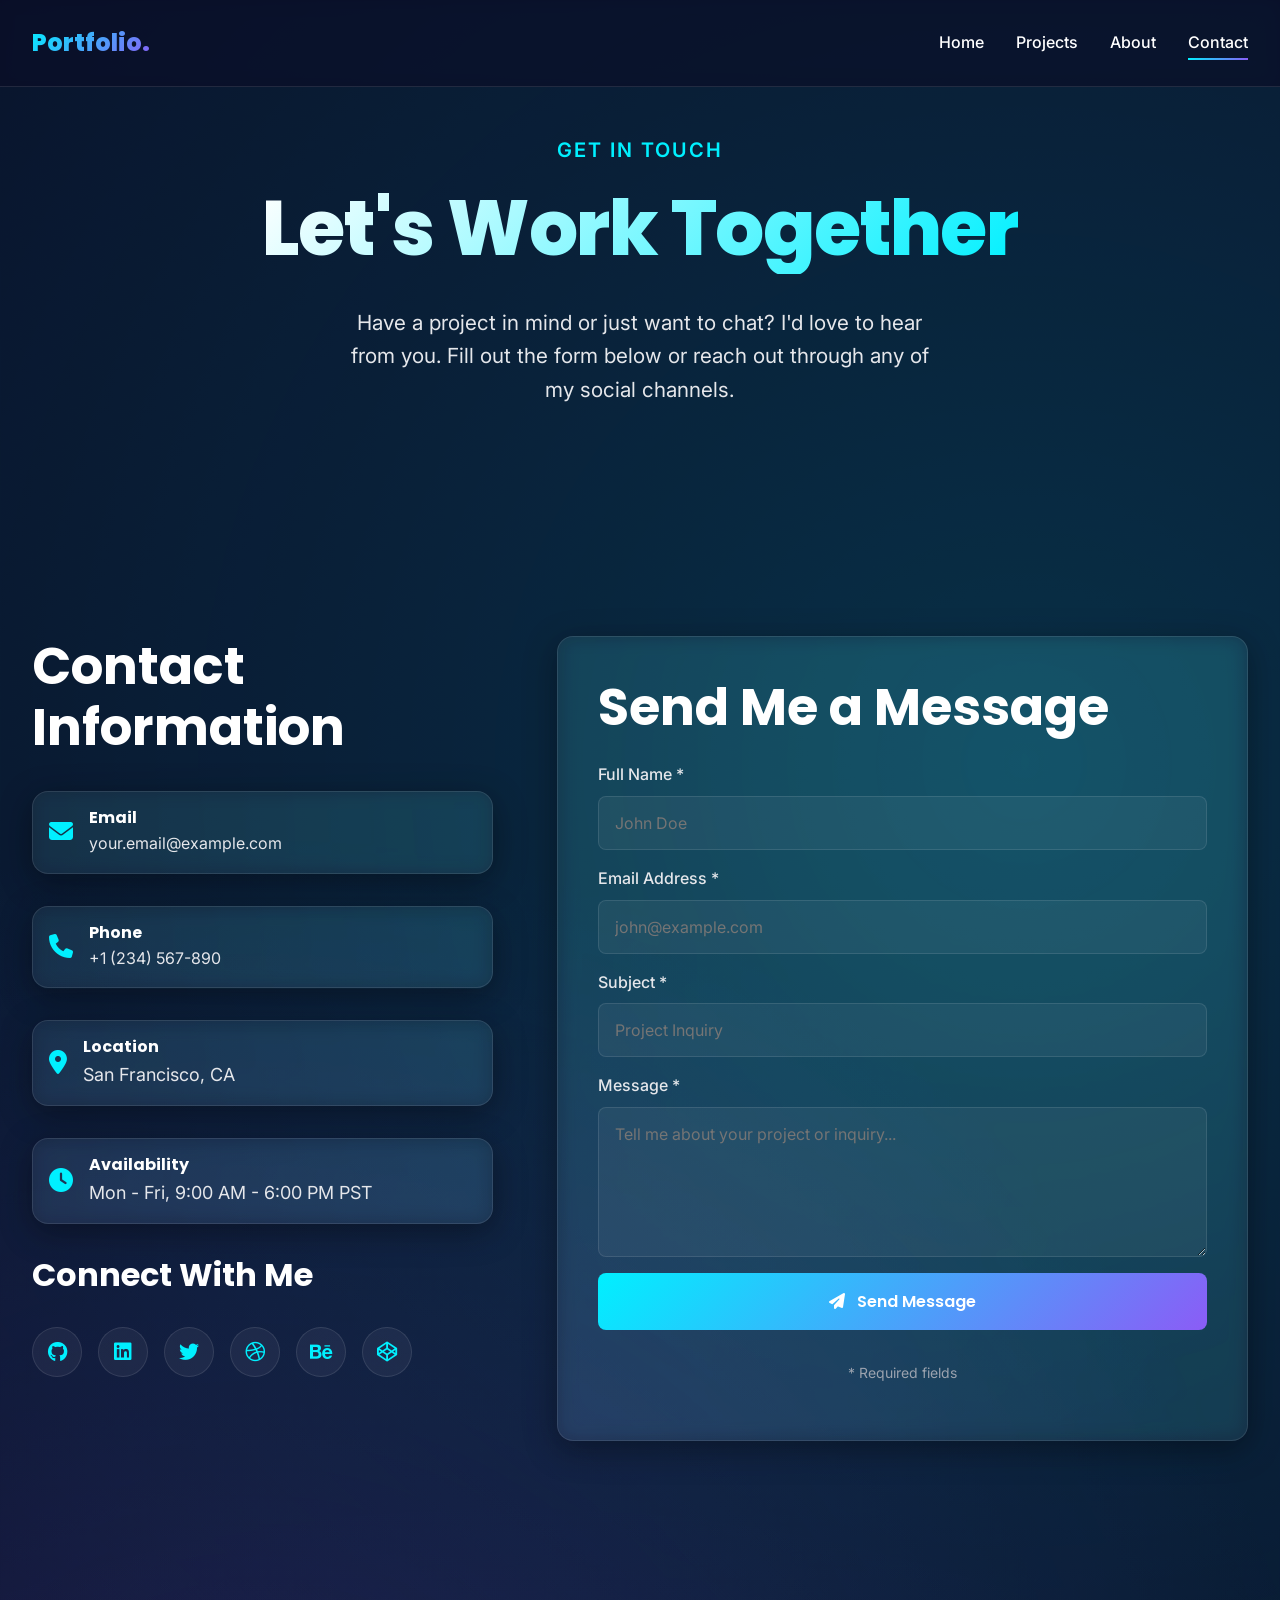
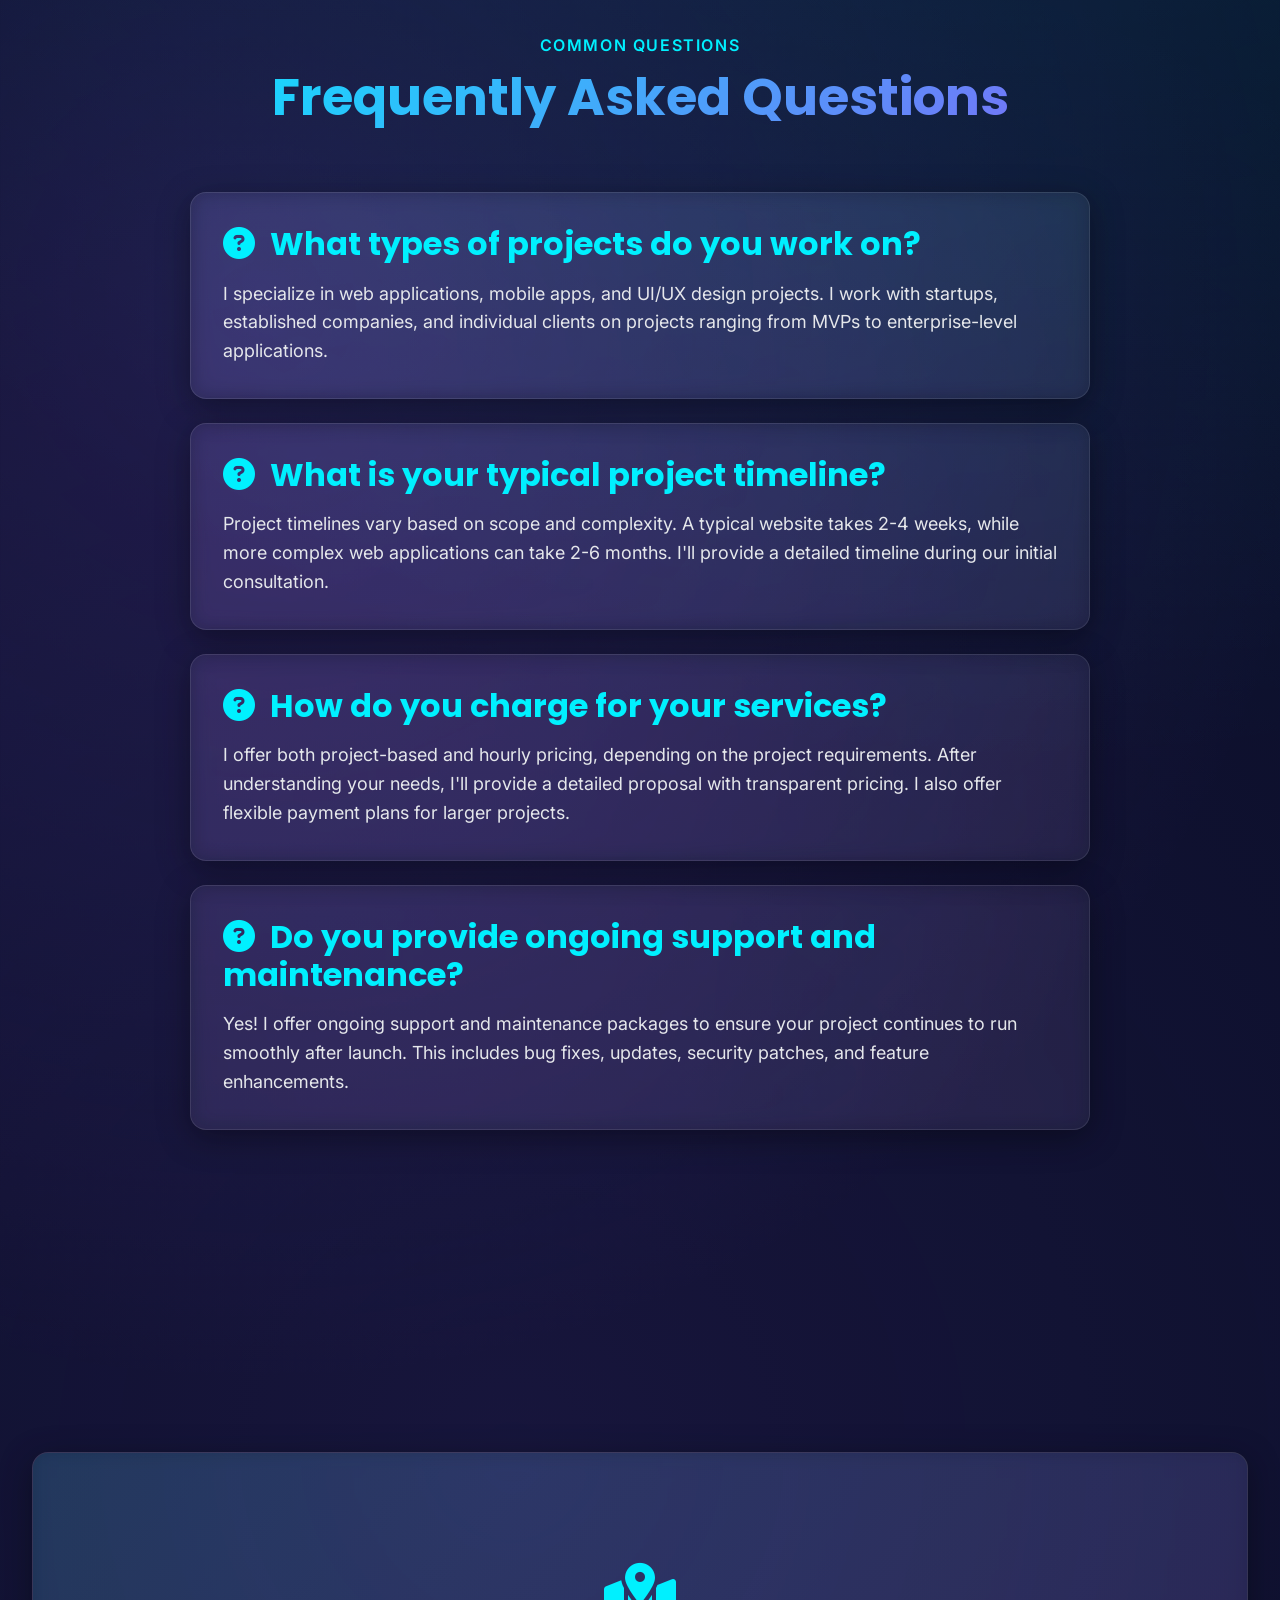
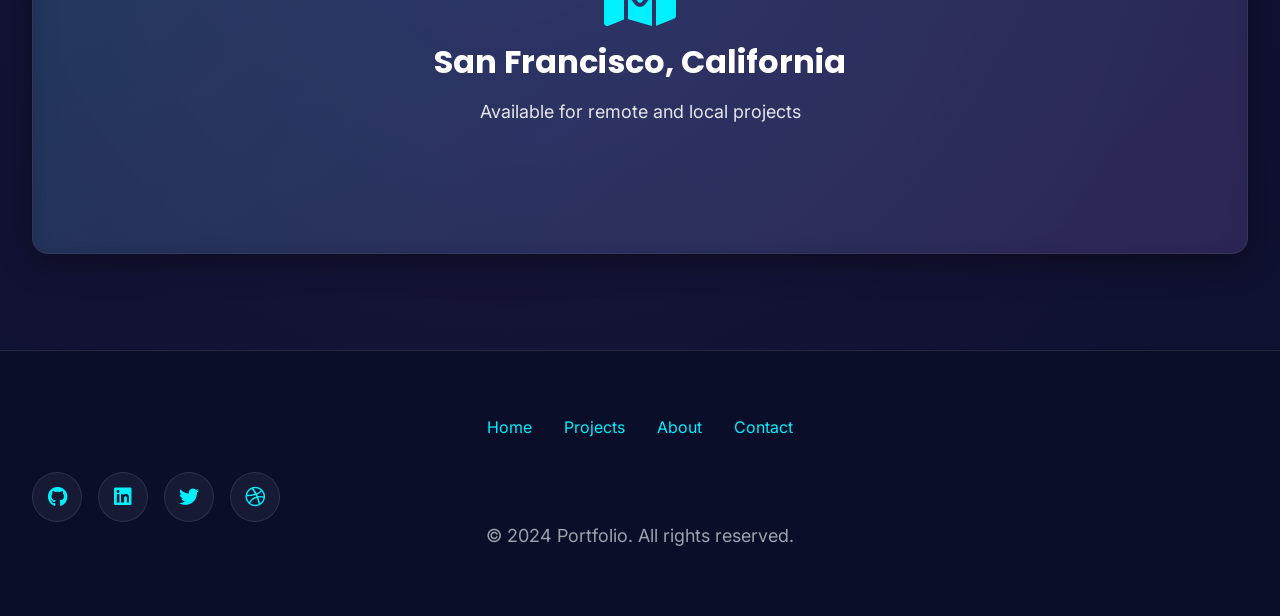
<file: contact.html>
<!DOCTYPE html>
<html lang="en">
<head>
    <meta charset="UTF-8">
    <meta name="viewport" content="width=device-width, initial-scale=1.0">
    <meta name="description" content="Get in touch for project inquiries and collaborations">
    <meta name="keywords" content="contact, portfolio, hire developer, project inquiry">
    <meta name="author" content="Your Name">

    <title>Contact Me | Portfolio</title>

    <!-- Favicon -->
    <link rel="icon" type="image/png" href="images/favicon.png">

    <!-- Stylesheet -->
    <link rel="stylesheet" href="css/style.css">

    <!-- Font Awesome for icons -->
    <link rel="stylesheet" href="https://cdnjs.cloudflare.com/ajax/libs/font-awesome/6.4.0/css/all.min.css">
</head>
<body>
    <!-- ========== NAVIGATION ========== -->
    <nav class="nav">
        <div class="nav-container">
            <a href="index.html" class="nav-logo">Portfolio.</a>

            <ul class="nav-menu">
                <li><a href="index.html" class="nav-link">Home</a></li>
                <li><a href="projects.html" class="nav-link">Projects</a></li>
                <li><a href="about.html" class="nav-link">About</a></li>
                <li><a href="contact.html" class="nav-link active">Contact</a></li>
            </ul>

            <button class="nav-toggle" aria-label="Toggle navigation">
                <span></span>
                <span></span>
                <span></span>
            </button>
        </div>
    </nav>

    <!-- ========== PAGE HEADER ========== -->
    <section class="hero" style="min-height: 60vh;">
        <div class="hero-container" style="grid-template-columns: 1fr;">
            <div class="hero-content" style="text-align: center; max-width: 800px; margin: 0 auto;">
                <p class="hero-subtitle scroll-animate">Get In Touch</p>
                <h1 class="hero-title scroll-animate">Let's Work Together</h1>
                <p class="hero-description scroll-animate" style="margin: 0 auto;">
                    Have a project in mind or just want to chat? I'd love to hear from you.
                    Fill out the form below or reach out through any of my social channels.
                </p>
            </div>
        </div>
    </section>

    <!-- ========== CONTACT SECTION ========== -->
    <section class="section">
        <div class="container">
            <div class="contact-grid">
                <!-- Contact Information -->
                <div>
                    <div class="scroll-animate">
                        <h2 style="margin-bottom: 2rem;">Contact Information</h2>

                        <div class="contact-info">
                            <div class="contact-item glass-card">
                                <div class="contact-icon">
                                    <i class="fas fa-envelope"></i>
                                </div>
                                <div>
                                    <h4 style="margin-bottom: 0.25rem;">Email</h4>
                                    <a href="mailto:your.email@example.com" style="color: var(--color-gray-light);">
                                        your.email@example.com
                                    </a>
                                </div>
                            </div>

                            <div class="contact-item glass-card">
                                <div class="contact-icon">
                                    <i class="fas fa-phone"></i>
                                </div>
                                <div>
                                    <h4 style="margin-bottom: 0.25rem;">Phone</h4>
                                    <a href="tel:+1234567890" style="color: var(--color-gray-light);">
                                        +1 (234) 567-890
                                    </a>
                                </div>
                            </div>

                            <div class="contact-item glass-card">
                                <div class="contact-icon">
                                    <i class="fas fa-map-marker-alt"></i>
                                </div>
                                <div>
                                    <h4 style="margin-bottom: 0.25rem;">Location</h4>
                                    <p style="color: var(--color-gray-light); margin: 0;">
                                        San Francisco, CA
                                    </p>
                                </div>
                            </div>

                            <div class="contact-item glass-card">
                                <div class="contact-icon">
                                    <i class="fas fa-clock"></i>
                                </div>
                                <div>
                                    <h4 style="margin-bottom: 0.25rem;">Availability</h4>
                                    <p style="color: var(--color-gray-light); margin: 0;">
                                        Mon - Fri, 9:00 AM - 6:00 PM PST
                                    </p>
                                </div>
                            </div>
                        </div>

                        <!-- Social Links -->
                        <div style="margin-top: 2rem;">
                            <h3 style="margin-bottom: 1rem;">Connect With Me</h3>
                            <div class="social-links">
                                <a href="https://github.com" target="_blank" rel="noopener noreferrer" class="social-link" aria-label="GitHub">
                                    <i class="fab fa-github"></i>
                                </a>
                                <a href="https://linkedin.com" target="_blank" rel="noopener noreferrer" class="social-link" aria-label="LinkedIn">
                                    <i class="fab fa-linkedin"></i>
                                </a>
                                <a href="https://twitter.com" target="_blank" rel="noopener noreferrer" class="social-link" aria-label="Twitter">
                                    <i class="fab fa-twitter"></i>
                                </a>
                                <a href="https://dribbble.com" target="_blank" rel="noopener noreferrer" class="social-link" aria-label="Dribbble">
                                    <i class="fab fa-dribbble"></i>
                                </a>
                                <a href="https://behance.net" target="_blank" rel="noopener noreferrer" class="social-link" aria-label="Behance">
                                    <i class="fab fa-behance"></i>
                                </a>
                                <a href="https://codepen.io" target="_blank" rel="noopener noreferrer" class="social-link" aria-label="CodePen">
                                    <i class="fab fa-codepen"></i>
                                </a>
                            </div>
                        </div>
                    </div>
                </div>

                <!-- Contact Form -->
                <div class="scroll-animate">
                    <div class="glass-card" style="padding: 2.5rem;">
                        <h2 style="margin-bottom: 1.5rem;">Send Me a Message</h2>

                        <!-- Success Message -->
                        <div class="form-success">
                            Your message has been sent successfully! I'll get back to you soon.
                        </div>

                        <!-- Error Message -->
                        <div class="form-error-message">
                            Oops! Something went wrong. Please try again.
                        </div>

                        <form class="contact-form">
                            <!-- Name Field -->
                            <div class="form-group">
                                <label for="name">Full Name *</label>
                                <input
                                    type="text"
                                    id="name"
                                    name="name"
                                    placeholder="John Doe"
                                    required
                                    autocomplete="name">
                                <span class="form-error">Please enter your name</span>
                            </div>

                            <!-- Email Field -->
                            <div class="form-group">
                                <label for="email">Email Address *</label>
                                <input
                                    type="email"
                                    id="email"
                                    name="email"
                                    placeholder="john@example.com"
                                    required
                                    autocomplete="email">
                                <span class="form-error">Please enter a valid email address</span>
                            </div>

                            <!-- Subject Field -->
                            <div class="form-group">
                                <label for="subject">Subject *</label>
                                <input
                                    type="text"
                                    id="subject"
                                    name="subject"
                                    placeholder="Project Inquiry"
                                    required>
                                <span class="form-error">Please enter a subject</span>
                            </div>

                            <!-- Message Field -->
                            <div class="form-group">
                                <label for="message">Message *</label>
                                <textarea
                                    id="message"
                                    name="message"
                                    placeholder="Tell me about your project or inquiry..."
                                    required></textarea>
                                <span class="form-error">Please enter a message (minimum 10 characters)</span>
                            </div>

                            <!-- Submit Button -->
                            <button type="submit" class="btn btn-primary" style="width: 100%;">
                                <i class="fas fa-paper-plane" style="margin-right: 0.5rem;"></i>
                                Send Message
                            </button>

                            <p style="font-size: 0.875rem; color: var(--color-gray-medium); margin-top: 1rem; text-align: center;">
                                * Required fields
                            </p>
                        </form>
                    </div>
                </div>
            </div>
        </div>
    </section>

    <!-- ========== FAQ SECTION ========== -->
    <section class="section">
        <div class="container">
            <div class="section-header scroll-animate" style="text-align: center; margin-left: 0;">
                <p class="section-subtitle">Common Questions</p>
                <h2 class="section-title">Frequently Asked Questions</h2>
            </div>

            <div style="max-width: 900px; margin: 0 auto;">
                <div class="glass-card scroll-animate" style="margin-bottom: 1.5rem; padding: 2rem;">
                    <h3 style="color: var(--color-cyan); margin-bottom: 1rem;">
                        <i class="fas fa-question-circle" style="margin-right: 0.5rem;"></i>
                        What types of projects do you work on?
                    </h3>
                    <p style="color: var(--color-gray-light); margin: 0;">
                        I specialize in web applications, mobile apps, and UI/UX design projects. I work with
                        startups, established companies, and individual clients on projects ranging from MVPs
                        to enterprise-level applications.
                    </p>
                </div>

                <div class="glass-card scroll-animate" style="margin-bottom: 1.5rem; padding: 2rem;">
                    <h3 style="color: var(--color-cyan); margin-bottom: 1rem;">
                        <i class="fas fa-question-circle" style="margin-right: 0.5rem;"></i>
                        What is your typical project timeline?
                    </h3>
                    <p style="color: var(--color-gray-light); margin: 0;">
                        Project timelines vary based on scope and complexity. A typical website takes 2-4 weeks,
                        while more complex web applications can take 2-6 months. I'll provide a detailed timeline
                        during our initial consultation.
                    </p>
                </div>

                <div class="glass-card scroll-animate" style="margin-bottom: 1.5rem; padding: 2rem;">
                    <h3 style="color: var(--color-cyan); margin-bottom: 1rem;">
                        <i class="fas fa-question-circle" style="margin-right: 0.5rem;"></i>
                        How do you charge for your services?
                    </h3>
                    <p style="color: var(--color-gray-light); margin: 0;">
                        I offer both project-based and hourly pricing, depending on the project requirements.
                        After understanding your needs, I'll provide a detailed proposal with transparent pricing.
                        I also offer flexible payment plans for larger projects.
                    </p>
                </div>

                <div class="glass-card scroll-animate" style="margin-bottom: 1.5rem; padding: 2rem;">
                    <h3 style="color: var(--color-cyan); margin-bottom: 1rem;">
                        <i class="fas fa-question-circle" style="margin-right: 0.5rem;"></i>
                        Do you provide ongoing support and maintenance?
                    </h3>
                    <p style="color: var(--color-gray-light); margin: 0;">
                        Yes! I offer ongoing support and maintenance packages to ensure your project continues
                        to run smoothly after launch. This includes bug fixes, updates, security patches, and
                        feature enhancements.
                    </p>
                </div>

                <div class="glass-card scroll-animate" style="margin-bottom: 1.5rem; padding: 2rem;">
                    <h3 style="color: var(--color-cyan); margin-bottom: 1rem;">
                        <i class="fas fa-question-circle" style="margin-right: 0.5rem;"></i>
                        What is your availability for new projects?
                    </h3>
                    <p style="color: var(--color-gray-light); margin: 0;">
                        I'm currently accepting new projects. My availability varies based on current commitments,
                        but I typically can start new projects within 1-2 weeks. Contact me to discuss your
                        project timeline.
                    </p>
                </div>
            </div>
        </div>
    </section>

    <!-- ========== MAP SECTION (Optional) ========== -->
    <section class="section" style="padding-top: 0;">
        <div class="container">
            <div class="glass-card scroll-animate" style="padding: 0; overflow: hidden;">
                <div style="width: 100%; height: 400px; background: linear-gradient(135deg, rgba(0, 240, 255, 0.1), rgba(139, 92, 246, 0.1)); display: flex; align-items: center; justify-content: center;">
                    <div style="text-align: center;">
                        <i class="fas fa-map-marked-alt" style="font-size: 4rem; color: var(--color-cyan); margin-bottom: 1rem;"></i>
                        <h3>San Francisco, California</h3>
                        <p style="color: var(--color-gray-light);">Available for remote and local projects</p>
                    </div>
                </div>
                <!-- You can replace this with an actual map integration like Google Maps or Mapbox -->
                <!-- <iframe src="YOUR_MAP_EMBED_URL" width="100%" height="400" style="border:0;" allowfullscreen="" loading="lazy"></iframe> -->
            </div>
        </div>
    </section>

    <!-- ========== FOOTER ========== -->
    <footer class="footer">
        <div class="footer-content">
            <div class="footer-links">
                <a href="index.html">Home</a>
                <a href="projects.html">Projects</a>
                <a href="about.html">About</a>
                <a href="contact.html">Contact</a>
            </div>

            <div class="social-links">
                <a href="#" class="social-link" aria-label="GitHub">
                    <i class="fab fa-github"></i>
                </a>
                <a href="#" class="social-link" aria-label="LinkedIn">
                    <i class="fab fa-linkedin"></i>
                </a>
                <a href="#" class="social-link" aria-label="Twitter">
                    <i class="fab fa-twitter"></i>
                </a>
                <a href="#" class="social-link" aria-label="Dribbble">
                    <i class="fab fa-dribbble"></i>
                </a>
            </div>

            <p>&copy; 2024 Portfolio. All rights reserved.</p>
        </div>
    </footer>

    <!-- JavaScript -->
    <script src="js/script.js"></script>
</body>
</html>
</file>
<file: css/style.css>
/*
====================================
PROFESSIONAL PORTFOLIO WEBSITE
Dark Theme with Glassmorphism
====================================
*/

/* ========== GOOGLE FONTS ========== */
@import url('https://fonts.googleapis.com/css2?family=Poppins:wght@300;400;600;700;800&family=Inter:wght@300;400;500;600&display=swap');

/* ========== CSS VARIABLES ========== */
:root {
    /* Colors */
    --color-dark-blue: #0F1C3F;
    --color-midnight: #0a0e27;
    --color-cyan: #00F0FF;
    --color-purple: #8B5CF6;
    --color-white: #FFFFFF;
    --color-gray-light: #E5E7EB;
    --color-gray-medium: #9CA3AF;
    --color-gray-dark: #374151;

    /* Gradients */
    --gradient-primary: linear-gradient(135deg, var(--color-cyan), var(--color-purple));
    --gradient-overlay: linear-gradient(135deg, rgba(0, 240, 255, 0.1), rgba(139, 92, 246, 0.1));

    /* Typography */
    --font-heading: 'Poppins', sans-serif;
    --font-body: 'Inter', sans-serif;

    /* Spacing */
    --spacing-xs: 0.5rem;
    --spacing-sm: 1rem;
    --spacing-md: 2rem;
    --spacing-lg: 4rem;
    --spacing-xl: 6rem;

    /* Transitions */
    --transition-fast: 0.2s ease;
    --transition-normal: 0.3s ease;
    --transition-slow: 0.5s ease;

    /* Borders */
    --border-radius: 16px;
    --border-radius-sm: 8px;

    /* Shadows */
    --shadow-glow-cyan: 0 0 30px rgba(0, 240, 255, 0.3);
    --shadow-glow-purple: 0 0 30px rgba(139, 92, 246, 0.3);
    --shadow-card: 0 8px 32px 0 rgba(0, 0, 0, 0.37);
}

/* ========== RESET & BASE STYLES ========== */
* {
    margin: 0;
    padding: 0;
    box-sizing: border-box;
}

html {
    scroll-behavior: smooth;
}

body {
    font-family: var(--font-body);
    background: var(--color-midnight);
    color: var(--color-white);
    line-height: 1.6;
    overflow-x: hidden;
}

/* Animated background */
body::before {
    content: '';
    position: fixed;
    top: 0;
    left: 0;
    width: 100%;
    height: 100%;
    background: radial-gradient(circle at 20% 50%, rgba(139, 92, 246, 0.15) 0%, transparent 50%),
                radial-gradient(circle at 80% 20%, rgba(0, 240, 255, 0.15) 0%, transparent 50%),
                radial-gradient(circle at 40% 80%, rgba(139, 92, 246, 0.1) 0%, transparent 50%);
    pointer-events: none;
    z-index: -1;
}

/* ========== TYPOGRAPHY ========== */
h1, h2, h3, h4, h5, h6 {
    font-family: var(--font-heading);
    font-weight: 700;
    line-height: 1.2;
    margin-bottom: var(--spacing-sm);
}

h1 {
    font-size: clamp(2.5rem, 6vw, 5rem);
    font-weight: 800;
    letter-spacing: -0.02em;
}

h2 {
    font-size: clamp(2rem, 4vw, 3.5rem);
    font-weight: 700;
}

h3 {
    font-size: clamp(1.5rem, 3vw, 2rem);
}

p {
    margin-bottom: var(--spacing-sm);
    font-size: clamp(1rem, 2vw, 1.125rem);
    color: var(--color-gray-light);
}

a {
    color: var(--color-cyan);
    text-decoration: none;
    transition: var(--transition-fast);
}

a:hover {
    color: var(--color-purple);
}

/* ========== NAVIGATION ========== */
.nav {
    position: fixed;
    top: 0;
    left: 0;
    width: 100%;
    padding: 1.5rem 0;
    background: rgba(10, 14, 39, 0.8);
    backdrop-filter: blur(10px);
    border-bottom: 1px solid rgba(255, 255, 255, 0.1);
    z-index: 1000;
    transition: var(--transition-normal);
}

.nav.scrolled {
    padding: 1rem 0;
    background: rgba(10, 14, 39, 0.95);
}

.nav-container {
    max-width: 1400px;
    margin: 0 auto;
    padding: 0 var(--spacing-md);
    display: flex;
    justify-content: space-between;
    align-items: center;
}

.nav-logo {
    font-size: 1.5rem;
    font-weight: 800;
    font-family: var(--font-heading);
    background: var(--gradient-primary);
    -webkit-background-clip: text;
    -webkit-text-fill-color: transparent;
    background-clip: text;
}

.nav-menu {
    display: flex;
    list-style: none;
    gap: var(--spacing-md);
}

.nav-link {
    color: var(--color-white);
    font-weight: 500;
    position: relative;
    padding: 0.5rem 0;
}

.nav-link::after {
    content: '';
    position: absolute;
    bottom: 0;
    left: 0;
    width: 0;
    height: 2px;
    background: var(--gradient-primary);
    transition: var(--transition-normal);
}

.nav-link:hover::after,
.nav-link.active::after {
    width: 100%;
}

/* Mobile Menu Toggle */
.nav-toggle {
    display: none;
    flex-direction: column;
    gap: 6px;
    background: none;
    border: none;
    cursor: pointer;
    z-index: 1001;
}

.nav-toggle span {
    width: 28px;
    height: 3px;
    background: var(--color-white);
    transition: var(--transition-normal);
}

.nav-toggle.active span:nth-child(1) {
    transform: rotate(45deg) translate(8px, 8px);
}

.nav-toggle.active span:nth-child(2) {
    opacity: 0;
}

.nav-toggle.active span:nth-child(3) {
    transform: rotate(-45deg) translate(8px, -8px);
}

/* ========== BUTTONS ========== */
.btn {
    position: relative;
    display: inline-block;
    padding: 1rem 2.5rem;
    font-family: var(--font-heading);
    font-weight: 600;
    font-size: 1rem;
    border: none;
    border-radius: var(--border-radius-sm);
    cursor: pointer;
    overflow: hidden;
    transition: var(--transition-normal);
    z-index: 1;
}

.btn-primary {
    background: var(--gradient-primary);
    color: var(--color-white);
}

.btn-outline {
    background: transparent;
    color: var(--color-cyan);
    border: 2px solid var(--color-cyan);
}

.btn::before {
    content: '';
    position: absolute;
    top: 50%;
    left: 50%;
    width: 0;
    height: 0;
    border-radius: 50%;
    background: rgba(255, 255, 255, 0.2);
    transform: translate(-50%, -50%);
    transition: width 0.6s, height 0.6s;
    z-index: -1;
}

.btn:hover::before {
    width: 300px;
    height: 300px;
}

.btn:hover {
    transform: translateY(-2px);
    box-shadow: var(--shadow-glow-cyan);
}

.btn-outline:hover {
    background: rgba(0, 240, 255, 0.1);
    box-shadow: var(--shadow-glow-cyan);
}

/* ========== GLASSMORPHISM CARD ========== */
.glass-card {
    background: rgba(255, 255, 255, 0.05);
    backdrop-filter: blur(10px);
    border: 1px solid rgba(255, 255, 255, 0.1);
    border-radius: var(--border-radius);
    padding: var(--spacing-md);
    box-shadow: var(--shadow-card);
    transition: var(--transition-normal);
}

.glass-card:hover {
    background: rgba(255, 255, 255, 0.08);
    transform: translateY(-5px);
    border-color: rgba(0, 240, 255, 0.3);
}

/* ========== HERO SECTION ========== */
.hero {
    min-height: 100vh;
    display: flex;
    align-items: center;
    padding: var(--spacing-xl) var(--spacing-md);
    position: relative;
    overflow: hidden;
}

.hero-container {
    max-width: 1400px;
    margin: 0 auto;
    width: 100%;
    display: grid;
    grid-template-columns: 1.2fr 0.8fr;
    gap: var(--spacing-lg);
    align-items: center;
}

.hero-content {
    z-index: 2;
}

.hero-subtitle {
    font-size: clamp(1rem, 2vw, 1.25rem);
    color: var(--color-cyan);
    font-weight: 600;
    margin-bottom: var(--spacing-sm);
    text-transform: uppercase;
    letter-spacing: 0.1em;
}

.hero-title {
    margin-bottom: var(--spacing-md);
    background: linear-gradient(135deg, var(--color-white) 0%, var(--color-cyan) 100%);
    -webkit-background-clip: text;
    -webkit-text-fill-color: transparent;
    background-clip: text;
}

.hero-description {
    font-size: clamp(1.1rem, 2vw, 1.3rem);
    color: var(--color-gray-light);
    margin-bottom: var(--spacing-md);
    max-width: 600px;
}

.hero-buttons {
    display: flex;
    gap: var(--spacing-sm);
    flex-wrap: wrap;
}

/* Animated elements in hero */
.hero-visual {
    position: relative;
    width: 100%;
    height: 500px;
}

.floating-element {
    position: absolute;
    border-radius: var(--border-radius);
    animation: float 6s ease-in-out infinite;
}

.floating-element:nth-child(1) {
    top: 10%;
    right: 10%;
    width: 200px;
    height: 200px;
    background: var(--gradient-overlay);
    border: 1px solid rgba(0, 240, 255, 0.3);
    animation-delay: 0s;
}

.floating-element:nth-child(2) {
    bottom: 15%;
    right: 30%;
    width: 150px;
    height: 150px;
    background: linear-gradient(135deg, rgba(139, 92, 246, 0.1), transparent);
    border: 1px solid rgba(139, 92, 246, 0.3);
    animation-delay: 2s;
}

.floating-element:nth-child(3) {
    top: 40%;
    right: 5%;
    width: 100px;
    height: 100px;
    background: linear-gradient(135deg, rgba(0, 240, 255, 0.1), transparent);
    border: 1px solid rgba(0, 240, 255, 0.3);
    animation-delay: 4s;
}

@keyframes float {
    0%, 100% {
        transform: translateY(0) rotate(0deg);
    }
    50% {
        transform: translateY(-20px) rotate(5deg);
    }
}

/* Scroll indicator */
.scroll-indicator {
    position: absolute;
    bottom: 2rem;
    left: 50%;
    transform: translateX(-50%);
    display: flex;
    flex-direction: column;
    align-items: center;
    gap: 0.5rem;
    cursor: pointer;
    animation: bounce 2s infinite;
}

.scroll-indicator span {
    color: var(--color-gray-medium);
    font-size: 0.875rem;
    text-transform: uppercase;
    letter-spacing: 0.1em;
}

.scroll-indicator::after {
    content: '';
    width: 2px;
    height: 30px;
    background: linear-gradient(to bottom, var(--color-cyan), transparent);
}

@keyframes bounce {
    0%, 100% {
        transform: translateX(-50%) translateY(0);
    }
    50% {
        transform: translateX(-50%) translateY(10px);
    }
}

/* ========== SECTIONS ========== */
.section {
    padding: var(--spacing-xl) var(--spacing-md);
    position: relative;
}

.container {
    max-width: 1400px;
    margin: 0 auto;
}

.section-header {
    text-align: left;
    margin-bottom: var(--spacing-lg);
    margin-left: 3rem;
}

.section-subtitle {
    color: var(--color-cyan);
    font-size: 1rem;
    font-weight: 600;
    text-transform: uppercase;
    letter-spacing: 0.1em;
    margin-bottom: 0.5rem;
}

.section-title {
    background: var(--gradient-primary);
    -webkit-background-clip: text;
    -webkit-text-fill-color: transparent;
    background-clip: text;
}

/* ========== PROJECTS GRID ========== */
.projects-filter {
    display: flex;
    gap: var(--spacing-sm);
    margin-bottom: var(--spacing-lg);
    flex-wrap: wrap;
    justify-content: center;
}

.filter-btn {
    padding: 0.75rem 1.5rem;
    background: rgba(255, 255, 255, 0.05);
    border: 1px solid rgba(255, 255, 255, 0.1);
    border-radius: var(--border-radius-sm);
    color: var(--color-white);
    font-family: var(--font-body);
    font-weight: 500;
    cursor: pointer;
    transition: var(--transition-normal);
}

.filter-btn:hover,
.filter-btn.active {
    background: var(--gradient-primary);
    border-color: transparent;
    box-shadow: var(--shadow-glow-cyan);
}

.projects-grid {
    display: grid;
    grid-template-columns: repeat(auto-fit, minmax(350px, 1fr));
    gap: var(--spacing-md);
    margin-bottom: var(--spacing-lg);
}

/* Asymmetrical grid layout */
.projects-grid.asymmetric {
    grid-template-columns: repeat(12, 1fr);
    grid-auto-rows: 350px;
}

.project-card {
    position: relative;
    border-radius: var(--border-radius);
    overflow: hidden;
    cursor: pointer;
    transition: var(--transition-normal);
}

.projects-grid.asymmetric .project-card:nth-child(3n+1) {
    grid-column: span 7;
}

.projects-grid.asymmetric .project-card:nth-child(3n+2) {
    grid-column: span 5;
}

.projects-grid.asymmetric .project-card:nth-child(3n+3) {
    grid-column: span 12;
    grid-row: span 1;
}

.project-card-image {
    width: 100%;
    height: 100%;
    object-fit: cover;
    transition: var(--transition-slow);
}

.project-card:hover .project-card-image {
    transform: scale(1.1);
}

.project-card-overlay {
    position: absolute;
    top: 0;
    left: 0;
    width: 100%;
    height: 100%;
    background: linear-gradient(to top, rgba(10, 14, 39, 0.95) 0%, transparent 100%);
    display: flex;
    flex-direction: column;
    justify-content: flex-end;
    padding: var(--spacing-md);
    opacity: 0;
    transition: var(--transition-normal);
}

.project-card:hover .project-card-overlay {
    opacity: 1;
}

.project-card:hover {
    transform: translateY(-8px);
    box-shadow: 0 20px 40px rgba(0, 240, 255, 0.2);
}

.project-category {
    display: inline-block;
    padding: 0.25rem 0.75rem;
    background: var(--gradient-primary);
    border-radius: 20px;
    font-size: 0.75rem;
    font-weight: 600;
    text-transform: uppercase;
    letter-spacing: 0.05em;
    margin-bottom: 0.5rem;
}

.project-title {
    font-size: 1.5rem;
    font-weight: 700;
    margin-bottom: 0.5rem;
    color: var(--color-white);
}

.project-description {
    color: var(--color-gray-light);
    font-size: 0.9rem;
    line-height: 1.5;
}

/* ========== PROJECT DETAIL PAGE ========== */
.project-hero {
    padding-top: 120px;
    padding-bottom: var(--spacing-lg);
}

.project-hero-image {
    width: 100%;
    max-height: 600px;
    object-fit: cover;
    border-radius: var(--border-radius);
    margin-bottom: var(--spacing-md);
}

.project-meta {
    display: grid;
    grid-template-columns: repeat(auto-fit, minmax(200px, 1fr));
    gap: var(--spacing-md);
    margin: var(--spacing-lg) 0;
}

.meta-item h4 {
    color: var(--color-cyan);
    font-size: 0.875rem;
    text-transform: uppercase;
    letter-spacing: 0.1em;
    margin-bottom: 0.5rem;
}

.meta-item p {
    color: var(--color-white);
    font-size: 1rem;
}

.project-content {
    max-width: 900px;
    margin: 0 auto;
}

.project-section {
    margin-bottom: var(--spacing-lg);
}

.project-section h3 {
    color: var(--color-cyan);
    margin-bottom: var(--spacing-sm);
}

.project-screenshots {
    display: grid;
    grid-template-columns: repeat(auto-fit, minmax(300px, 1fr));
    gap: var(--spacing-md);
    margin: var(--spacing-md) 0;
}

.screenshot {
    width: 100%;
    border-radius: var(--border-radius-sm);
    border: 1px solid rgba(255, 255, 255, 0.1);
}

.tech-stack {
    display: flex;
    gap: var(--spacing-sm);
    flex-wrap: wrap;
}

.tech-tag {
    padding: 0.5rem 1rem;
    background: rgba(139, 92, 246, 0.2);
    border: 1px solid rgba(139, 92, 246, 0.4);
    border-radius: var(--border-radius-sm);
    font-size: 0.875rem;
    color: var(--color-white);
}

/* Related Projects Slider */
.related-projects {
    margin-top: var(--spacing-xl);
}

.slider {
    display: flex;
    gap: var(--spacing-md);
    overflow-x: auto;
    scroll-snap-type: x mandatory;
    padding-bottom: var(--spacing-sm);
}

.slider::-webkit-scrollbar {
    height: 8px;
}

.slider::-webkit-scrollbar-track {
    background: rgba(255, 255, 255, 0.05);
    border-radius: 10px;
}

.slider::-webkit-scrollbar-thumb {
    background: var(--gradient-primary);
    border-radius: 10px;
}

.slider-card {
    min-width: 300px;
    scroll-snap-align: start;
}

/* ========== ABOUT PAGE ========== */
.about-grid {
    display: grid;
    grid-template-columns: 1fr 2fr;
    gap: var(--spacing-lg);
    margin-bottom: var(--spacing-lg);
}

.about-image-container {
    position: relative;
}

.about-image {
    width: 100%;
    border-radius: var(--border-radius);
    border: 3px solid transparent;
    background: var(--gradient-primary);
    background-clip: padding-box;
}

.about-image::before {
    content: '';
    position: absolute;
    top: -20px;
    left: -20px;
    right: 20px;
    bottom: 20px;
    border: 2px solid var(--color-cyan);
    border-radius: var(--border-radius);
    z-index: -1;
}

.about-content h2 {
    margin-bottom: var(--spacing-md);
}

.about-content p {
    margin-bottom: var(--spacing-sm);
}

/* Skills */
.skills-grid {
    display: grid;
    grid-template-columns: repeat(auto-fit, minmax(250px, 1fr));
    gap: var(--spacing-md);
    margin: var(--spacing-lg) 0;
}

.skill-card {
    padding: var(--spacing-md);
    text-align: center;
}

.skill-icon {
    font-size: 3rem;
    margin-bottom: var(--spacing-sm);
    background: var(--gradient-primary);
    -webkit-background-clip: text;
    -webkit-text-fill-color: transparent;
    background-clip: text;
}

.skill-name {
    font-size: 1.125rem;
    font-weight: 600;
    margin-bottom: 0.5rem;
    color: var(--color-white);
}

.skill-level {
    height: 8px;
    background: rgba(255, 255, 255, 0.1);
    border-radius: 10px;
    overflow: hidden;
    margin-top: var(--spacing-sm);
}

.skill-progress {
    height: 100%;
    background: var(--gradient-primary);
    border-radius: 10px;
    transition: width 1s ease;
}

/* Timeline */
.timeline {
    position: relative;
    padding: var(--spacing-md) 0;
    margin: var(--spacing-lg) 0;
}

.timeline::before {
    content: '';
    position: absolute;
    left: 50%;
    top: 0;
    bottom: 0;
    width: 2px;
    background: var(--gradient-primary);
    transform: translateX(-50%);
}

.timeline-item {
    position: relative;
    margin-bottom: var(--spacing-lg);
    width: calc(50% - 2rem);
}

.timeline-item:nth-child(odd) {
    margin-left: auto;
    padding-left: var(--spacing-md);
}

.timeline-item:nth-child(even) {
    text-align: right;
    padding-right: var(--spacing-md);
}

.timeline-item::before {
    content: '';
    position: absolute;
    top: 0;
    width: 20px;
    height: 20px;
    background: var(--gradient-primary);
    border-radius: 50%;
    box-shadow: 0 0 20px rgba(0, 240, 255, 0.5);
}

.timeline-item:nth-child(odd)::before {
    left: -10px;
}

.timeline-item:nth-child(even)::before {
    right: -10px;
}

.timeline-date {
    color: var(--color-cyan);
    font-weight: 600;
    margin-bottom: 0.5rem;
}

.timeline-title {
    font-size: 1.25rem;
    font-weight: 700;
    margin-bottom: 0.5rem;
}

.timeline-company {
    color: var(--color-purple);
    font-weight: 600;
    margin-bottom: 0.5rem;
}

.timeline-description {
    color: var(--color-gray-light);
}

/* ========== CONTACT FORM ========== */
.contact-grid {
    display: grid;
    grid-template-columns: 1fr 1.5fr;
    gap: var(--spacing-lg);
}

.contact-info {
    display: flex;
    flex-direction: column;
    gap: var(--spacing-md);
}

.contact-item {
    display: flex;
    align-items: center;
    gap: var(--spacing-sm);
    padding: var(--spacing-sm);
}

.contact-icon {
    font-size: 1.5rem;
    color: var(--color-cyan);
}

.social-links {
    display: flex;
    gap: var(--spacing-sm);
    margin-top: var(--spacing-md);
}

.social-link {
    width: 50px;
    height: 50px;
    display: flex;
    align-items: center;
    justify-content: center;
    border-radius: 50%;
    background: rgba(255, 255, 255, 0.05);
    border: 1px solid rgba(255, 255, 255, 0.1);
    font-size: 1.25rem;
    transition: var(--transition-normal);
}

.social-link:hover {
    background: var(--gradient-primary);
    box-shadow: var(--shadow-glow-cyan);
    transform: translateY(-3px);
}

/* Form */
.contact-form {
    display: flex;
    flex-direction: column;
    gap: var(--spacing-sm);
}

.form-group {
    display: flex;
    flex-direction: column;
    gap: 0.5rem;
}

.form-group label {
    color: var(--color-gray-light);
    font-weight: 500;
}

.form-group input,
.form-group textarea {
    padding: 1rem;
    background: rgba(255, 255, 255, 0.05);
    border: 1px solid rgba(255, 255, 255, 0.1);
    border-radius: var(--border-radius-sm);
    color: var(--color-white);
    font-family: var(--font-body);
    font-size: 1rem;
    transition: var(--transition-normal);
}

.form-group input:focus,
.form-group textarea:focus {
    outline: none;
    border-color: var(--color-cyan);
    box-shadow: 0 0 0 3px rgba(0, 240, 255, 0.1);
}

.form-group textarea {
    resize: vertical;
    min-height: 150px;
}

.form-error {
    color: #EF4444;
    font-size: 0.875rem;
    margin-top: 0.25rem;
    display: none;
}

.form-group.error .form-error {
    display: block;
}

.form-group.error input,
.form-group.error textarea {
    border-color: #EF4444;
}

.form-success,
.form-error-message {
    padding: var(--spacing-sm);
    border-radius: var(--border-radius-sm);
    margin-bottom: var(--spacing-sm);
    display: none;
}

.form-success {
    background: rgba(34, 197, 94, 0.1);
    border: 1px solid #22C55E;
    color: #22C55E;
}

.form-error-message {
    background: rgba(239, 68, 68, 0.1);
    border: 1px solid #EF4444;
    color: #EF4444;
}

.form-success.show,
.form-error-message.show {
    display: block;
}

/* ========== FOOTER ========== */
.footer {
    padding: var(--spacing-lg) var(--spacing-md);
    background: rgba(10, 14, 39, 0.8);
    border-top: 1px solid rgba(255, 255, 255, 0.1);
    text-align: center;
}

.footer-content {
    max-width: 1400px;
    margin: 0 auto;
}

.footer p {
    color: var(--color-gray-medium);
    margin-bottom: 0;
}

.footer-links {
    display: flex;
    justify-content: center;
    gap: var(--spacing-md);
    margin-bottom: var(--spacing-sm);
}

/* ========== ANIMATIONS ========== */
@keyframes fadeInUp {
    from {
        opacity: 0;
        transform: translateY(30px);
    }
    to {
        opacity: 1;
        transform: translateY(0);
    }
}

@keyframes fadeIn {
    from {
        opacity: 0;
    }
    to {
        opacity: 1;
    }
}

.fade-in-up {
    animation: fadeInUp 0.8s ease-out forwards;
}

.fade-in {
    animation: fadeIn 0.8s ease-out forwards;
}

/* Scroll animations */
.scroll-animate {
    opacity: 0;
    transform: translateY(30px);
    transition: opacity 0.6s ease, transform 0.6s ease;
}

.scroll-animate.active {
    opacity: 1;
    transform: translateY(0);
}

/* ========== RESPONSIVE DESIGN ========== */

/* Tablets and below (1024px) */
@media (max-width: 1024px) {
    :root {
        --spacing-xl: 4rem;
        --spacing-lg: 3rem;
    }

    .hero-container {
        grid-template-columns: 1fr;
    }

    .hero-visual {
        display: none;
    }

    .projects-grid.asymmetric {
        grid-template-columns: repeat(2, 1fr);
        grid-auto-rows: 300px;
    }

    .projects-grid.asymmetric .project-card {
        grid-column: span 1 !important;
    }

    .about-grid {
        grid-template-columns: 1fr;
    }

    .contact-grid {
        grid-template-columns: 1fr;
    }

    .timeline::before {
        left: 0;
    }

    .timeline-item {
        width: 100%;
        padding-left: var(--spacing-md);
        text-align: left !important;
    }

    .timeline-item:nth-child(even) {
        padding-right: 0;
    }

    .timeline-item::before {
        left: -10px !important;
    }
}

/* Mobile landscape and below (768px) */
@media (max-width: 768px) {
    :root {
        --spacing-md: 1.5rem;
        --spacing-lg: 2.5rem;
        --spacing-xl: 3rem;
    }

    .nav-menu {
        position: fixed;
        top: 0;
        right: -100%;
        width: 70%;
        height: 100vh;
        background: rgba(10, 14, 39, 0.98);
        backdrop-filter: blur(10px);
        flex-direction: column;
        padding: 6rem 2rem 2rem;
        gap: var(--spacing-sm);
        transition: var(--transition-normal);
        border-left: 1px solid rgba(255, 255, 255, 0.1);
    }

    .nav-menu.active {
        right: 0;
    }

    .nav-toggle {
        display: flex;
    }

    .section-header {
        margin-left: 0;
        text-align: center;
    }

    .projects-grid {
        grid-template-columns: 1fr;
    }

    .projects-grid.asymmetric {
        grid-template-columns: 1fr;
        grid-auto-rows: 280px;
    }

    .hero-buttons {
        flex-direction: column;
    }

    .btn {
        width: 100%;
        text-align: center;
    }

    .skills-grid {
        grid-template-columns: 1fr;
    }

    .project-meta {
        grid-template-columns: 1fr;
    }
}

/* Mobile portrait (480px) */
@media (max-width: 480px) {
    :root {
        --spacing-sm: 0.75rem;
        --spacing-md: 1rem;
        --spacing-lg: 2rem;
        --spacing-xl: 2.5rem;
    }

    .nav-container {
        padding: 0 var(--spacing-sm);
    }

    .section {
        padding: var(--spacing-lg) var(--spacing-sm);
    }

    .hero {
        padding: var(--spacing-lg) var(--spacing-sm);
    }

    .glass-card {
        padding: var(--spacing-sm);
    }

    .slider-card {
        min-width: 250px;
    }

    .nav-menu {
        width: 85%;
    }

    .projects-filter {
        justify-content: flex-start;
        overflow-x: auto;
        flex-wrap: nowrap;
    }

    .filter-btn {
        white-space: nowrap;
    }
}

/* Large screens (1440px+) */
@media (min-width: 1440px) {
    .container {
        max-width: 1600px;
    }

    .projects-grid {
        grid-template-columns: repeat(3, 1fr);
    }
}

/* ========== UTILITY CLASSES ========== */
.text-center {
    text-align: center;
}

.text-gradient {
    background: var(--gradient-primary);
    -webkit-background-clip: text;
    -webkit-text-fill-color: transparent;
    background-clip: text;
}

.mt-1 { margin-top: var(--spacing-sm); }
.mt-2 { margin-top: var(--spacing-md); }
.mt-3 { margin-top: var(--spacing-lg); }

.mb-1 { margin-bottom: var(--spacing-sm); }
.mb-2 { margin-bottom: var(--spacing-md); }
.mb-3 { margin-bottom: var(--spacing-lg); }

.hidden {
    display: none;
}

/* ========== ADVANCED ANIMATIONS ========== */

/* Staggered animations for project items */
.projects-grid .project-card:nth-child(1) {
    animation-delay: 0.1s;
}

.projects-grid .project-card:nth-child(2) {
    animation-delay: 0.2s;
}

.projects-grid .project-card:nth-child(3) {
    animation-delay: 0.3s;
}

.projects-grid .project-card:nth-child(4) {
    animation-delay: 0.4s;
}

.projects-grid .project-card:nth-child(5) {
    animation-delay: 0.5s;
}

.projects-grid .project-card:nth-child(6) {
    animation-delay: 0.6s;
}

/* Enhanced card hover with elevation */
.glass-card {
    transition: all 0.3s cubic-bezier(0.4, 0, 0.2, 1);
}

.glass-card:hover {
    transform: translateY(-8px);
    box-shadow: 0 20px 40px rgba(0, 240, 255, 0.2),
                0 0 0 1px rgba(0, 240, 255, 0.1);
}

/* Pulse animation for CTA buttons */
@keyframes pulse {
    0%, 100% {
        box-shadow: 0 0 0 0 rgba(0, 240, 255, 0.7);
    }
    50% {
        box-shadow: 0 0 0 15px rgba(0, 240, 255, 0);
    }
}

.btn-primary:hover {
    animation: pulse 1.5s infinite;
}

/* Success checkmark animation */
@keyframes checkmark {
    0% {
        stroke-dashoffset: 100;
    }
    100% {
        stroke-dashoffset: 0;
    }
}

.success-checkmark {
    stroke-dasharray: 100;
    animation: checkmark 0.5s ease-out forwards;
}

/* Form input focus animation */
.form-group input,
.form-group textarea {
    position: relative;
}

.form-group input:focus,
.form-group textarea:focus {
    border-color: var(--color-cyan);
    box-shadow: 0 4px 12px rgba(0, 240, 255, 0.15);
    transform: translateY(-2px);
}

/* Input label float animation */
.form-group {
    position: relative;
}

.form-group label {
    transition: all 0.3s ease;
}

.form-group input:focus + label,
.form-group input:not(:placeholder-shown) + label,
.form-group textarea:focus + label,
.form-group textarea:not(:placeholder-shown) + label {
    transform: translateY(-1.5rem) scale(0.85);
    color: var(--color-cyan);
}

/* Loading spinner */
@keyframes spin {
    to {
        transform: rotate(360deg);
    }
}

.loading-spinner {
    display: inline-block;
    width: 20px;
    height: 20px;
    border: 3px solid rgba(255, 255, 255, 0.3);
    border-radius: 50%;
    border-top-color: var(--color-cyan);
    animation: spin 0.8s linear infinite;
}

/* Tooltip */
.tooltip {
    position: relative;
    cursor: help;
}

.tooltip::before {
    content: attr(data-tooltip);
    position: absolute;
    bottom: 125%;
    left: 50%;
    transform: translateX(-50%) translateY(-5px);
    padding: 0.5rem 1rem;
    background: rgba(10, 14, 39, 0.95);
    color: var(--color-white);
    border-radius: var(--border-radius-sm);
    font-size: 0.875rem;
    white-space: nowrap;
    opacity: 0;
    pointer-events: none;
    transition: opacity 0.3s ease, transform 0.3s ease;
    z-index: 1000;
}

.tooltip::after {
    content: '';
    position: absolute;
    bottom: 115%;
    left: 50%;
    transform: translateX(-50%);
    border: 6px solid transparent;
    border-top-color: rgba(10, 14, 39, 0.95);
    opacity: 0;
    pointer-events: none;
    transition: opacity 0.3s ease;
}

.tooltip:hover::before,
.tooltip:hover::after {
    opacity: 1;
    transform: translateX(-50%) translateY(0);
}

/* Shimmer effect for loading states */
@keyframes shimmer {
    0% {
        background-position: -1000px 0;
    }
    100% {
        background-position: 1000px 0;
    }
}

.shimmer {
    background: linear-gradient(
        90deg,
        rgba(255, 255, 255, 0) 0%,
        rgba(255, 255, 255, 0.05) 50%,
        rgba(255, 255, 255, 0) 100%
    );
    background-size: 1000px 100%;
    animation: shimmer 2s infinite linear;
}

/* Slide in from side animations */
@keyframes slideInLeft {
    from {
        opacity: 0;
        transform: translateX(-50px);
    }
    to {
        opacity: 1;
        transform: translateX(0);
    }
}

@keyframes slideInRight {
    from {
        opacity: 0;
        transform: translateX(50px);
    }
    to {
        opacity: 1;
        transform: translateX(0);
    }
}

.slide-in-left {
    animation: slideInLeft 0.6s ease-out forwards;
}

.slide-in-right {
    animation: slideInRight 0.6s ease-out forwards;
}

/* Enhanced project card animations */
.project-card {
    will-change: transform;
}

.project-card-image {
    transition: transform 0.5s cubic-bezier(0.4, 0, 0.2, 1);
    will-change: transform;
}

/* Filter button enhanced animation */
.filter-btn {
    position: relative;
    overflow: hidden;
}

.filter-btn::before {
    content: '';
    position: absolute;
    top: 50%;
    left: 50%;
    width: 0;
    height: 0;
    border-radius: 50%;
    background: rgba(0, 240, 255, 0.3);
    transform: translate(-50%, -50%);
    transition: width 0.4s, height 0.4s;
}

.filter-btn:active::before {
    width: 300px;
    height: 300px;
}

/* Skill progress bar animation */
@keyframes fillProgress {
    from {
        width: 0;
    }
}

.skill-progress {
    animation: fillProgress 1.5s ease-out forwards;
}

/* Nav link underline animation */
.nav-link {
    position: relative;
    overflow: hidden;
}

.nav-link::after {
    transition: all 0.3s cubic-bezier(0.4, 0, 0.2, 1);
}

.nav-link:hover::after {
    width: 100%;
}

/* Enhanced focus states for accessibility */
*:focus-visible {
    outline: 2px solid var(--color-cyan);
    outline-offset: 4px;
    border-radius: 4px;
}

button:focus-visible,
a:focus-visible,
input:focus-visible,
textarea:focus-visible {
    outline: 2px solid var(--color-cyan);
    outline-offset: 2px;
}

/* Scroll progress indicator */
.scroll-progress {
    position: fixed;
    top: 0;
    left: 0;
    height: 4px;
    background: var(--gradient-primary);
    width: 0%;
    z-index: 9999;
    transition: width 0.1s ease;
}

/* Image loading skeleton */
.image-skeleton {
    background: linear-gradient(
        90deg,
        rgba(255, 255, 255, 0.05) 25%,
        rgba(255, 255, 255, 0.1) 50%,
        rgba(255, 255, 255, 0.05) 75%
    );
    background-size: 200% 100%;
    animation: shimmer 1.5s infinite;
}

/* Smooth page transitions */
@keyframes pageEnter {
    from {
        opacity: 0;
        transform: translateY(20px);
    }
    to {
        opacity: 1;
        transform: translateY(0);
    }
}

.page-enter {
    animation: pageEnter 0.5s ease-out forwards;
}

/* Enhanced mobile touch feedback */
@media (hover: none) and (pointer: coarse) {
    .btn:active {
        transform: scale(0.95);
    }

    .project-card:active {
        transform: scale(0.98);
    }

    .filter-btn:active {
        transform: scale(0.95);
    }
}

/* Parallax sections */
.parallax-section {
    transform: translateZ(0);
    will-change: transform;
}

/* Reduced motion for accessibility */
@media (prefers-reduced-motion: reduce) {
    *,
    *::before,
    *::after {
        animation-duration: 0.01ms !important;
        animation-iteration-count: 1 !important;
        transition-duration: 0.01ms !important;
        scroll-behavior: auto !important;
    }
}

/* Print styles */
@media print {
    .nav,
    .footer,
    .btn,
    .scroll-indicator {
        display: none;
    }

    .section {
        page-break-inside: avoid;
    }
}

/* High contrast mode support */
@media (prefers-contrast: high) {
    :root {
        --color-cyan: #00FFFF;
        --color-purple: #FF00FF;
    }

    .glass-card {
        border: 2px solid var(--color-white);
    }
}

/* Dark mode support (if implementing toggle) */
[data-theme="light"] {
    --color-midnight: #FFFFFF;
    --color-dark-blue: #F0F4F8;
    --color-white: #1A202C;
    --color-gray-light: #2D3748;
    --color-gray-medium: #4A5568;
}

/* Selection styling */
::selection {
    background: var(--color-cyan);
    color: var(--color-midnight);
}

::-moz-selection {
    background: var(--color-cyan);
    color: var(--color-midnight);
}
</file>
